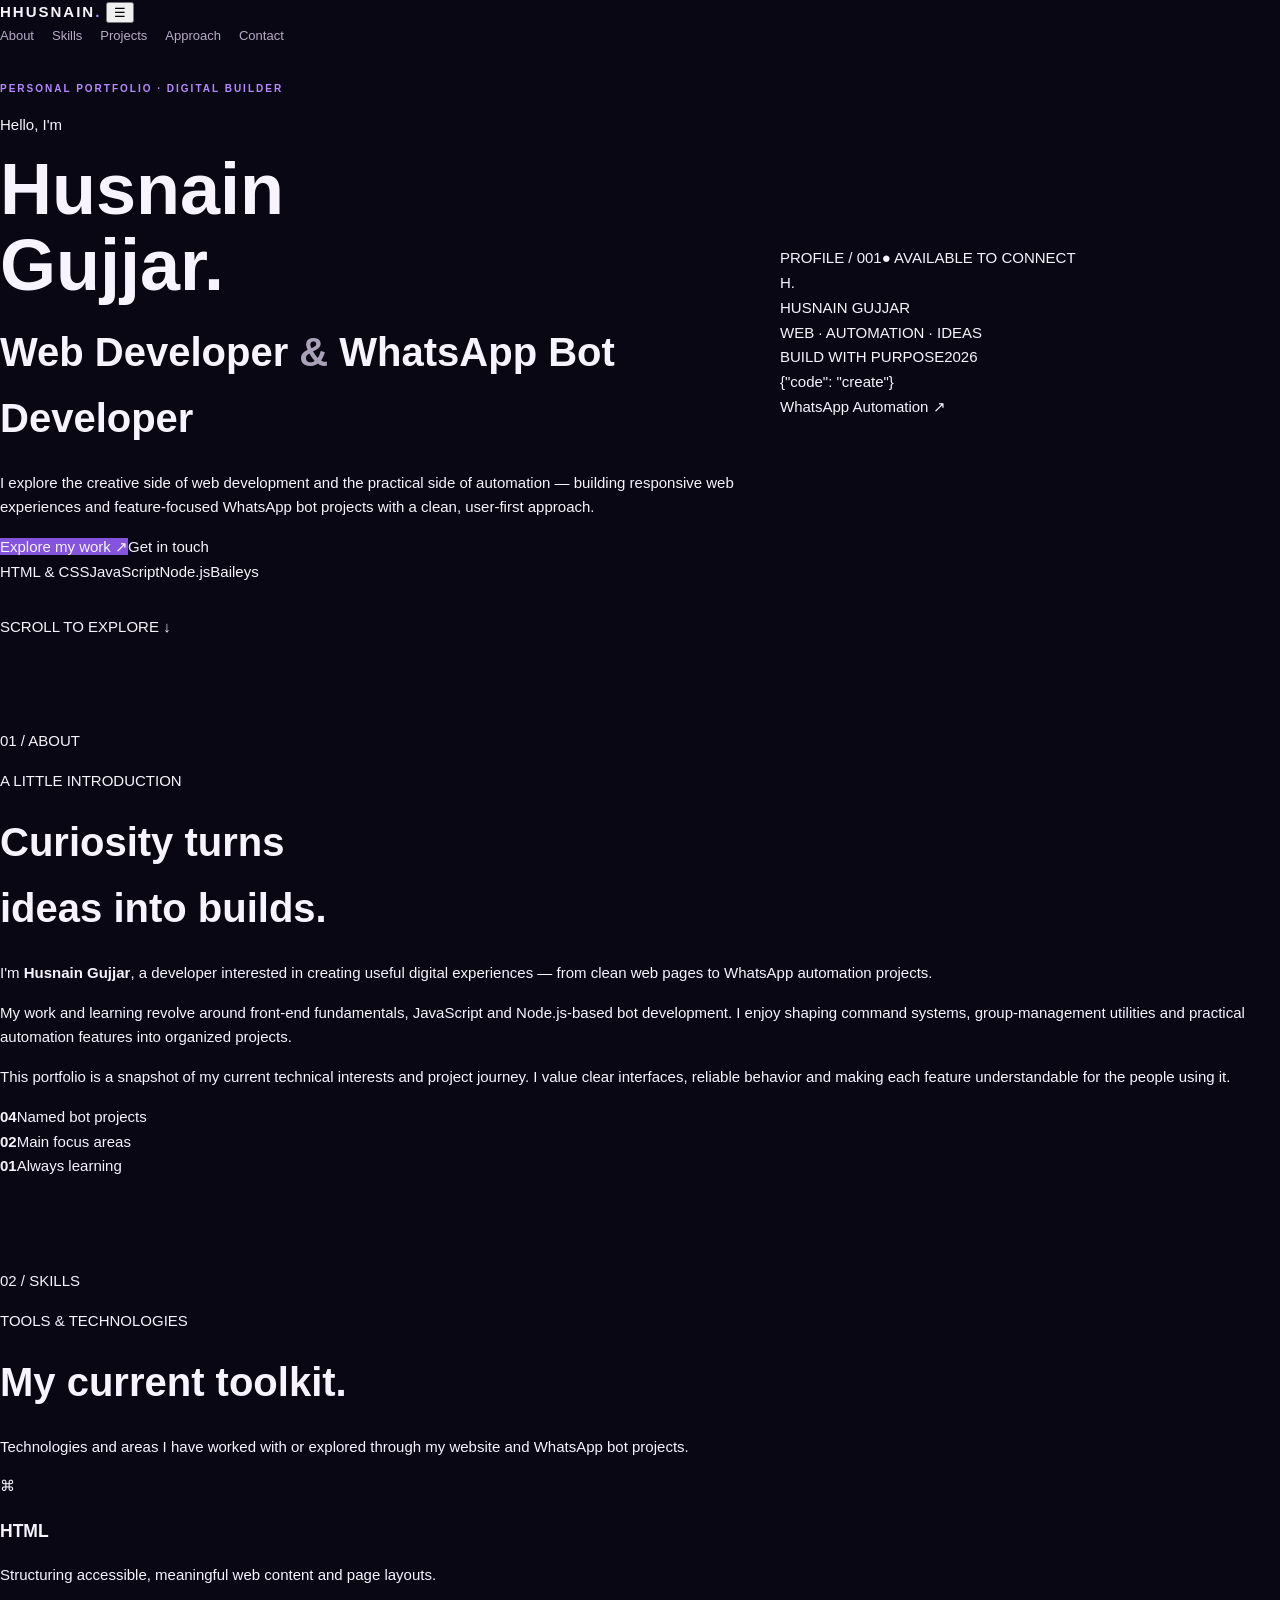
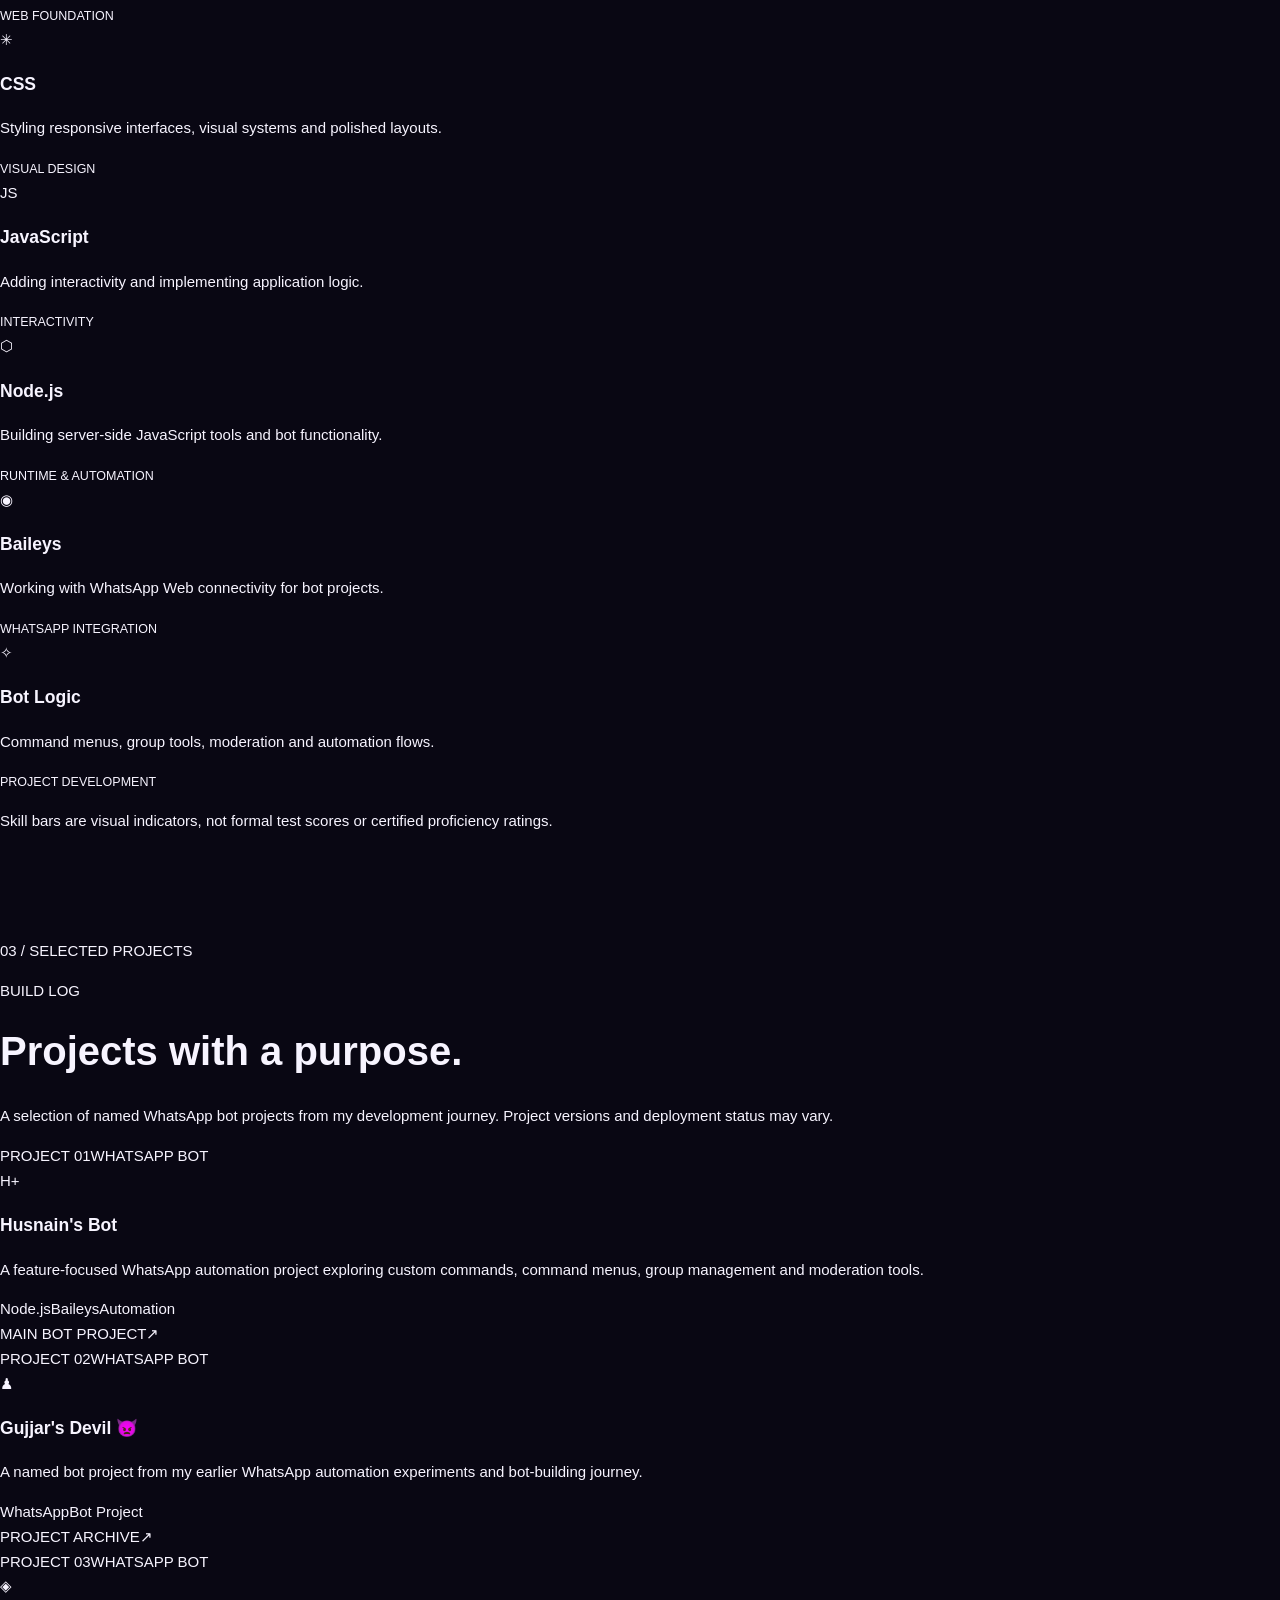
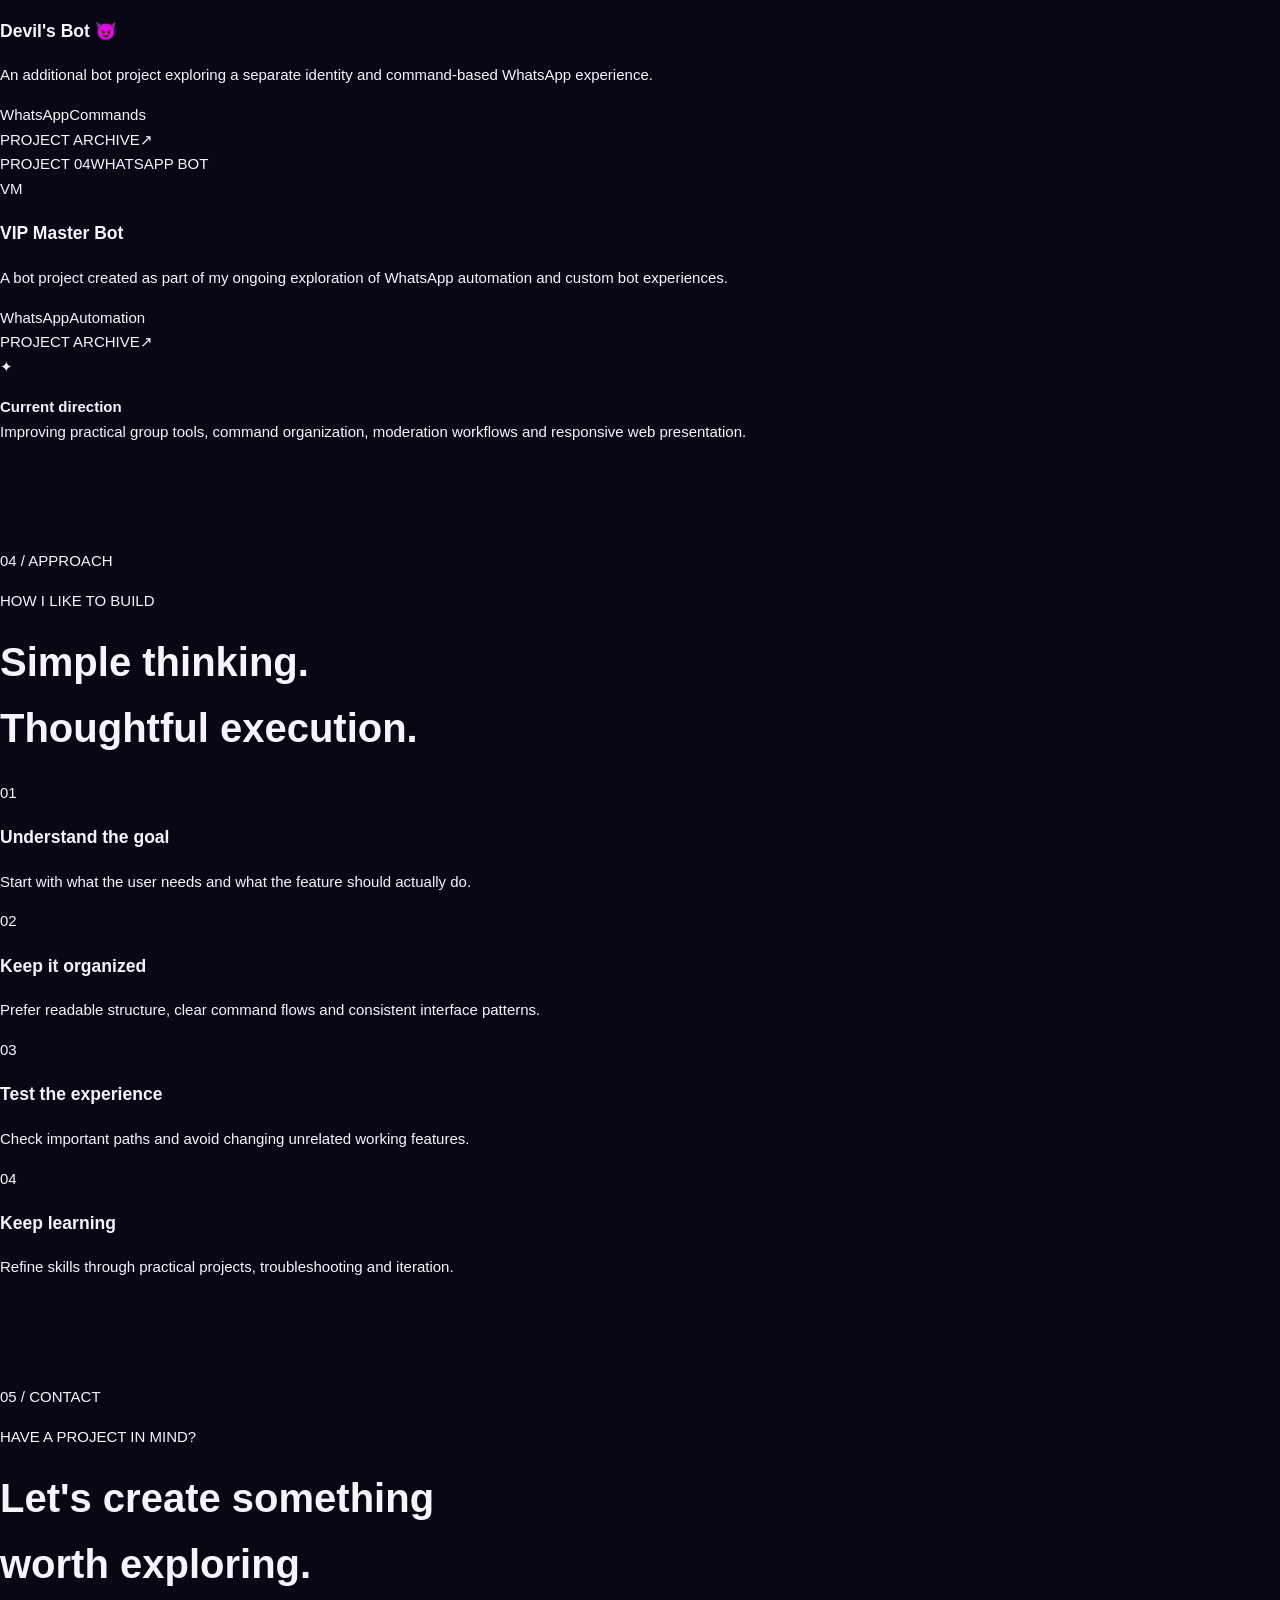
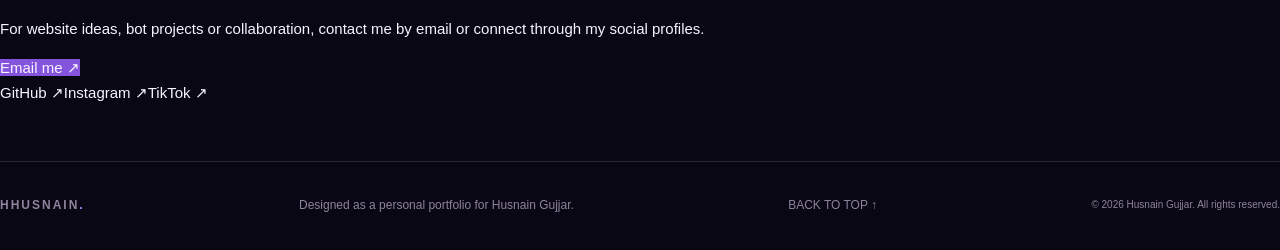
<file: index.html>
<!doctype html>
<html lang="en">
<head>
  <meta charset="utf-8">
  <meta name="viewport" content="width=device-width, initial-scale=1">
  <title>Husnain Gujjar | Web Developer & WhatsApp Bot Developer</title>
  <meta name="description" content="Explore the portfolio of Husnain Gujjar, a web and WhatsApp bot developer working with HTML, CSS, JavaScript, Node.js and Baileys to build responsive websites and automation tools.">
  <meta name="keywords" content="Husnain Gujjar, web developer, WhatsApp bot developer, Node.js developer, Baileys, JavaScript, HTML, CSS, WhatsApp automation, portfolio">
  <meta name="author" content="Husnain Gujjar">
  <meta name="robots" content="index, follow">
  <meta name="theme-color" content="#090713">
  <meta property="og:type" content="website">
  <meta property="og:title" content="Husnain Gujjar | Web Developer & Bot Developer">
  <meta property="og:description" content="Personal portfolio featuring web development, WhatsApp automation and bot projects.">
  <meta property="og:image" content="assets/og-cover.svg">
  <meta name="twitter:card" content="summary_large_image">
  <link rel="icon" href="assets/favicon.svg" type="image/svg+xml">
  <link rel="preconnect" href="https://fonts.googleapis.com">
  <link rel="preconnect" href="https://fonts.gstatic.com" crossorigin>
  <link href="https://fonts.googleapis.com/css2?family=DM+Sans:wght@400;500;600;700&family=Space+Grotesk:wght@400;500;600;700&display=swap" rel="stylesheet">
  <link rel="stylesheet" href="style.css">
  <script type="application/ld+json">
  {
    "@context":"https://schema.org",
    "@type":"Person",
    "name":"Husnain Gujjar",
    "jobTitle":"Web Developer & WhatsApp Bot Developer",
    "knowsAbout":["HTML","CSS","JavaScript","Node.js","WhatsApp automation","Baileys","Responsive web design","Bot development"],
    "description":"Developer focused on responsive websites and WhatsApp automation projects."
  }
  </script>
</head>
<body>
  <div class="page-glow glow-one"></div><div class="page-glow glow-two"></div>
  <header class="topbar">
    <a class="brand" href="#home" aria-label="Husnain Gujjar home"><span class="brand-mark">H</span><span>HUSNAIN<span class="accent">.</span></span></a>
    <button class="menu-toggle" aria-label="Open navigation" aria-expanded="false">☰</button>
    <nav class="nav" id="nav">
      <a href="#about">About</a><a href="#skills">Skills</a><a href="#projects">Projects</a><a href="#approach">Approach</a><a href="#contact" class="nav-cta">Contact</a>
    </nav>
  </header>

  <main>
    <section class="hero section" id="home">
      <div class="hero-copy reveal">
        <div class="eyebrow"><span class="pulse"></span> PERSONAL PORTFOLIO · DIGITAL BUILDER</div>
        <p class="hello">Hello, I'm</p>
        <h1>Husnain<br><span class="gradient-text">Gujjar.</span></h1>
        <h2>Web Developer <span class="muted">&</span> WhatsApp Bot Developer</h2>
        <p class="hero-text">I explore the creative side of web development and the practical side of automation — building responsive web experiences and feature-focused WhatsApp bot projects with a clean, user-first approach.</p>
        <div class="hero-actions"><a class="button primary" href="#projects">Explore my work <span>↗</span></a><a class="button secondary" href="#contact">Get in touch</a></div>
        <div class="hero-tags"><span>HTML & CSS</span><span>JavaScript</span><span>Node.js</span><span>Baileys</span></div>
      </div>
      <div class="hero-art reveal" aria-label="Abstract purple digital profile artwork">
        <div class="orbit orbit-a"></div><div class="orbit orbit-b"></div>
        <div class="profile-card"><div class="card-top"><span>PROFILE / 001</span><span class="live-dot">● AVAILABLE TO CONNECT</span></div><div class="monogram">H<span>.</span></div><div class="card-name">HUSNAIN GUJJAR</div><div class="card-role">WEB · AUTOMATION · IDEAS</div><div class="card-line"></div><div class="card-bottom"><span>BUILD WITH PURPOSE</span><span>2026</span></div></div>
        <div class="floating-chip chip-one">{"code": "create"}</div><div class="floating-chip chip-two">WhatsApp Automation ↗</div>
      </div>
      <a class="scroll-cue" href="#about">SCROLL TO EXPLORE <span>↓</span></a>
    </section>

    <section class="section about-section" id="about">
      <div class="section-label">01 / ABOUT</div>
      <div class="section-heading"><p class="kicker">A LITTLE INTRODUCTION</p><h2>Curiosity turns<br><span class="gradient-text">ideas into builds.</span></h2></div>
      <div class="about-grid">
        <div class="about-lead"><p class="large-copy">I'm <strong>Husnain Gujjar</strong>, a developer interested in creating useful digital experiences — from clean web pages to WhatsApp automation projects.</p></div>
        <div class="about-detail"><p>My work and learning revolve around front-end fundamentals, JavaScript and Node.js-based bot development. I enjoy shaping command systems, group-management utilities and practical automation features into organized projects.</p><p>This portfolio is a snapshot of my current technical interests and project journey. I value clear interfaces, reliable behavior and making each feature understandable for the people using it.</p><div class="mini-facts"><div><strong>04</strong><span>Named bot projects</span></div><div><strong>02</strong><span>Main focus areas</span></div><div><strong>01</strong><span>Always learning</span></div></div></div>
      </div>
    </section>

    <section class="section skills-section" id="skills">
      <div class="section-label">02 / SKILLS</div><div class="section-heading"><p class="kicker">TOOLS & TECHNOLOGIES</p><h2>My current <span class="gradient-text">toolkit.</span></h2><p class="section-intro">Technologies and areas I have worked with or explored through my website and WhatsApp bot projects.</p></div>
      <div class="skills-grid">
        <article class="skill-card"><span class="skill-icon">⌘</span><h3>HTML</h3><p>Structuring accessible, meaningful web content and page layouts.</p><div class="skill-bar"><i style="--level:82%"></i></div><small>WEB FOUNDATION</small></article>
        <article class="skill-card"><span class="skill-icon">✳</span><h3>CSS</h3><p>Styling responsive interfaces, visual systems and polished layouts.</p><div class="skill-bar"><i style="--level:78%"></i></div><small>VISUAL DESIGN</small></article>
        <article class="skill-card"><span class="skill-icon">JS</span><h3>JavaScript</h3><p>Adding interactivity and implementing application logic.</p><div class="skill-bar"><i style="--level:72%"></i></div><small>INTERACTIVITY</small></article>
        <article class="skill-card"><span class="skill-icon">⬡</span><h3>Node.js</h3><p>Building server-side JavaScript tools and bot functionality.</p><div class="skill-bar"><i style="--level:68%"></i></div><small>RUNTIME & AUTOMATION</small></article>
        <article class="skill-card"><span class="skill-icon">◉</span><h3>Baileys</h3><p>Working with WhatsApp Web connectivity for bot projects.</p><div class="skill-bar"><i style="--level:65%"></i></div><small>WHATSAPP INTEGRATION</small></article>
        <article class="skill-card"><span class="skill-icon">✧</span><h3>Bot Logic</h3><p>Command menus, group tools, moderation and automation flows.</p><div class="skill-bar"><i style="--level:70%"></i></div><small>PROJECT DEVELOPMENT</small></article>
      </div>
      <p class="note">Skill bars are visual indicators, not formal test scores or certified proficiency ratings.</p>
    </section>

    <section class="section projects-section" id="projects">
      <div class="section-label">03 / SELECTED PROJECTS</div><div class="section-heading"><p class="kicker">BUILD LOG</p><h2>Projects with a <span class="gradient-text">purpose.</span></h2><p class="section-intro">A selection of named WhatsApp bot projects from my development journey. Project versions and deployment status may vary.</p></div>
      <div class="projects-grid">
        <article class="project-card featured"><div class="project-meta"><span>PROJECT 01</span><span class="project-type">WHATSAPP BOT</span></div><div class="project-symbol">H<span>+</span></div><h3>Husnain's Bot</h3><p>A feature-focused WhatsApp automation project exploring custom commands, command menus, group management and moderation tools.</p><div class="project-tags"><span>Node.js</span><span>Baileys</span><span>Automation</span></div><div class="project-foot"><span>MAIN BOT PROJECT</span><span>↗</span></div></article>
        <article class="project-card"><div class="project-meta"><span>PROJECT 02</span><span class="project-type">WHATSAPP BOT</span></div><div class="project-symbol devil">♟</div><h3>Gujjar's Devil 👿</h3><p>A named bot project from my earlier WhatsApp automation experiments and bot-building journey.</p><div class="project-tags"><span>WhatsApp</span><span>Bot Project</span></div><div class="project-foot"><span>PROJECT ARCHIVE</span><span>↗</span></div></article>
        <article class="project-card"><div class="project-meta"><span>PROJECT 03</span><span class="project-type">WHATSAPP BOT</span></div><div class="project-symbol devil">◈</div><h3>Devil's Bot 😈</h3><p>An additional bot project exploring a separate identity and command-based WhatsApp experience.</p><div class="project-tags"><span>WhatsApp</span><span>Commands</span></div><div class="project-foot"><span>PROJECT ARCHIVE</span><span>↗</span></div></article>
        <article class="project-card"><div class="project-meta"><span>PROJECT 04</span><span class="project-type">WHATSAPP BOT</span></div><div class="project-symbol">V<span>M</span></div><h3>VIP Master Bot</h3><p>A bot project created as part of my ongoing exploration of WhatsApp automation and custom bot experiences.</p><div class="project-tags"><span>WhatsApp</span><span>Automation</span></div><div class="project-foot"><span>PROJECT ARCHIVE</span><span>↗</span></div></article>
      </div>
      <div class="project-callout"><span class="callout-icon">✦</span><p><strong>Current direction</strong><br>Improving practical group tools, command organization, moderation workflows and responsive web presentation.</p></div>
    </section>

    <section class="section approach-section" id="approach">
      <div class="section-label">04 / APPROACH</div><div class="section-heading"><p class="kicker">HOW I LIKE TO BUILD</p><h2>Simple thinking.<br><span class="gradient-text">Thoughtful execution.</span></h2></div>
      <div class="approach-grid"><div class="approach-item"><span>01</span><div><h3>Understand the goal</h3><p>Start with what the user needs and what the feature should actually do.</p></div></div><div class="approach-item"><span>02</span><div><h3>Keep it organized</h3><p>Prefer readable structure, clear command flows and consistent interface patterns.</p></div></div><div class="approach-item"><span>03</span><div><h3>Test the experience</h3><p>Check important paths and avoid changing unrelated working features.</p></div></div><div class="approach-item"><span>04</span><div><h3>Keep learning</h3><p>Refine skills through practical projects, troubleshooting and iteration.</p></div></div></div>
    </section>

    <section class="section contact-section" id="contact">
      <div class="contact-panel"><div class="section-label">05 / CONTACT</div><p class="kicker">HAVE A PROJECT IN MIND?</p><h2>Let's create something<br><span class="gradient-text">worth exploring.</span></h2><p class="contact-copy">For website ideas, bot projects or collaboration, contact me by email or connect through my social profiles.</p><div class="hero-actions"><a class="button primary" id="email-link" href="mailto:mrzahusnain@gmail.com">Email me ↗</a></div><div class="social-links"><a data-platform="github" href="https://github.com/Husnain-Gujjar" target="_blank" rel="noopener">GitHub ↗</a><a data-platform="instagram" href="https://www.instagram.com/lestyouknow/" target="_blank" rel="noopener">Instagram ↗</a><a data-platform="tiktok" href="https://www.tiktok.com/@husnaingujjar7676" target="_blank" rel="noopener">TikTok ↗</a></div></div>
    </section>
  </main>
  <footer><a class="brand" href="#home"><span class="brand-mark">H</span><span>HUSNAIN<span class="accent">.</span></span></a><p>Designed as a personal portfolio for Husnain Gujjar.</p><a href="#home" class="back-top">BACK TO TOP ↑</a><small>© <span id="year"></span> Husnain Gujjar. All rights reserved.</small></footer>
  <script src="script.js"></script>
</body></html>
</file>
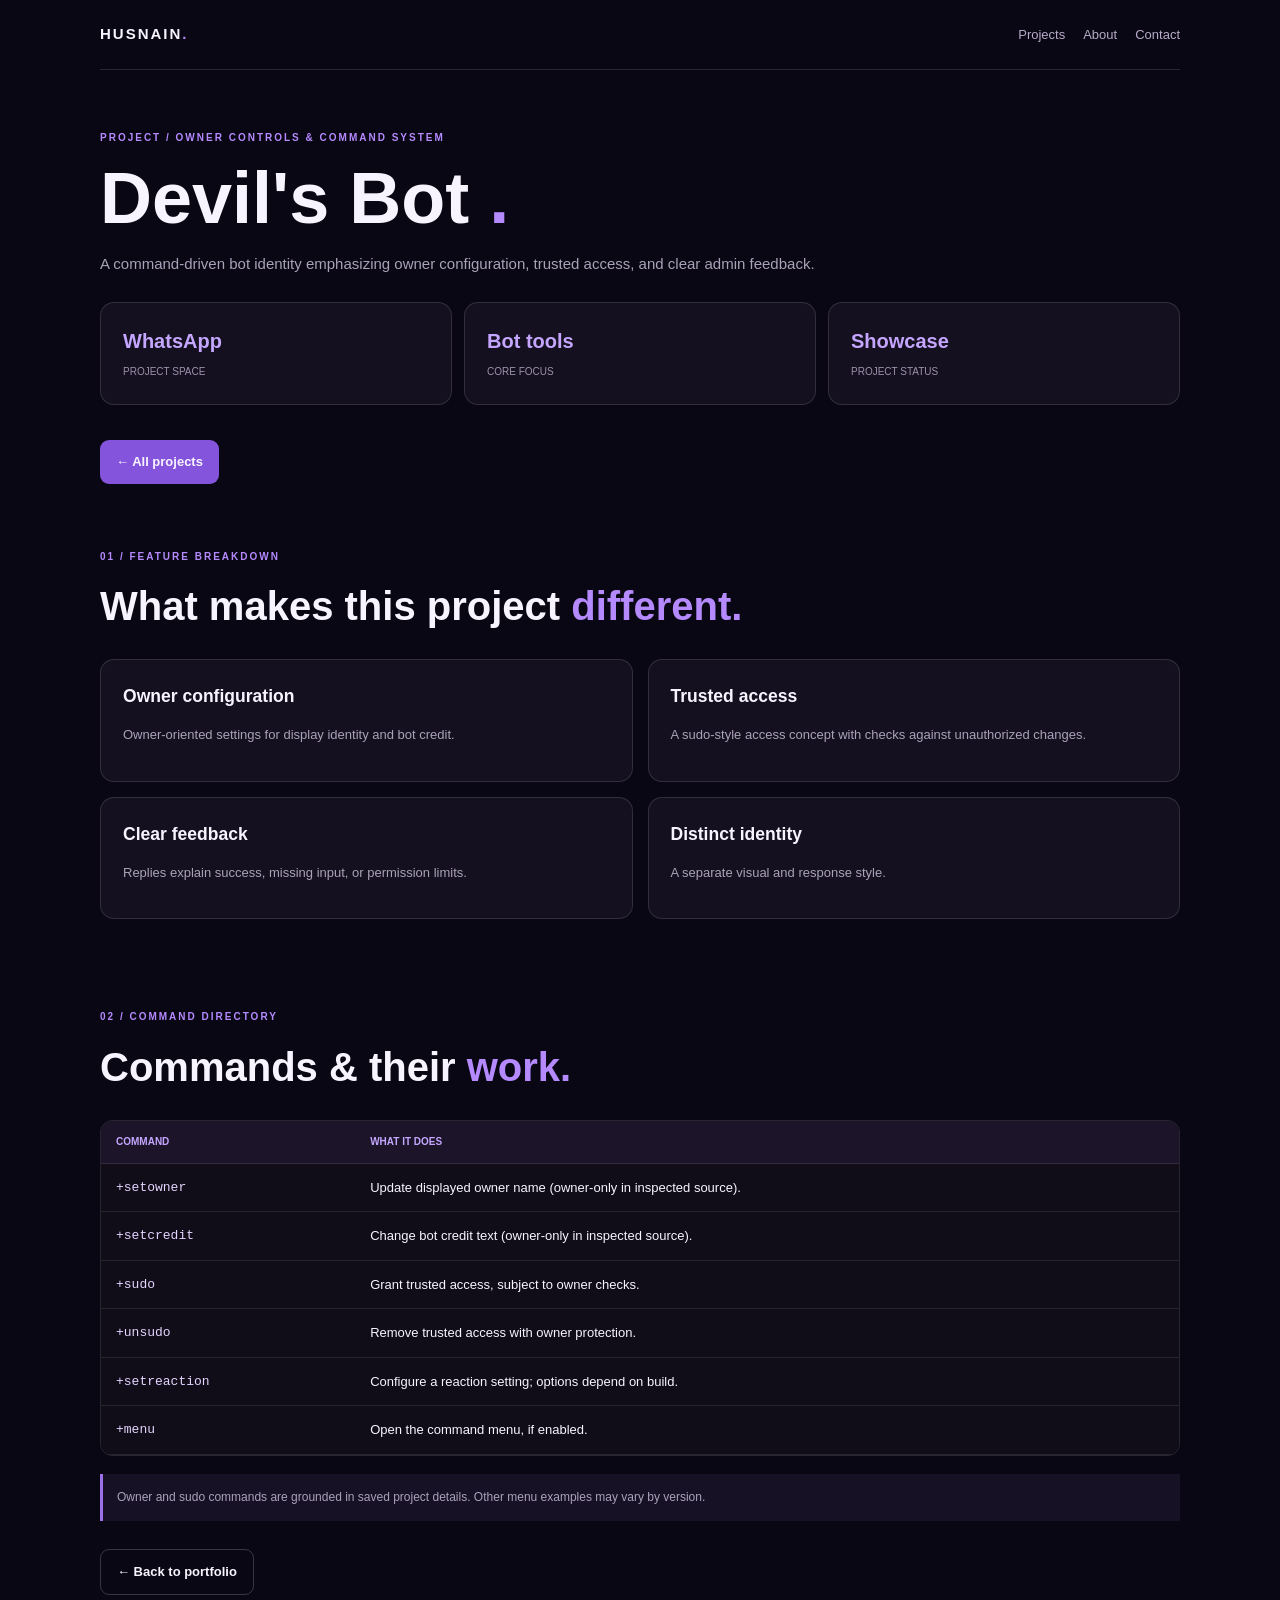
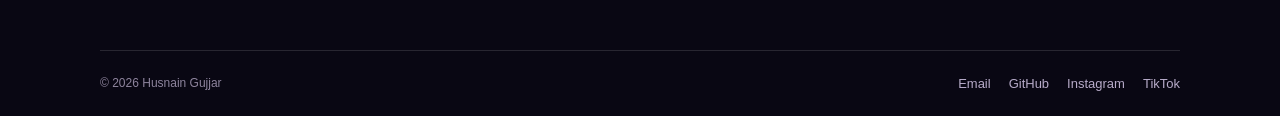
<file: devils-bot.html>
<!doctype html><html lang="en"><head><meta charset="utf-8"><meta name="viewport" content="width=device-width,initial-scale=1"><title>Devil's Bot | Husnain Gujjar</title><meta name="description" content="A command-driven bot identity emphasizing owner configuration, trusted access, and clear admin feedback."><meta name="author" content="Husnain Gujjar"><meta name="robots" content="index,follow"><meta name="theme-color" content="#090713"><link rel="icon" href="assets/favicon.svg" type="image/svg+xml"><link rel="stylesheet" href="style.css"></head><body><header class="bar wrap"><a class="brand" href="index.html">HUSNAIN<span class="accent">.</span></a><nav class="nav"><a href="index.html#projects">Projects</a><a href="index.html#about">About</a><a href="index.html#contact">Contact</a></nav></header><main class="wrap"><section class="detail"><div class="eyebrow">PROJECT / OWNER CONTROLS & COMMAND SYSTEM</div><h1>Devil's Bot <span class="grad">.</span></h1><p class="lead">A command-driven bot identity emphasizing owner configuration, trusted access, and clear admin feedback.</p><div class="stats"><div class="stat"><strong>WhatsApp</strong><span>PROJECT SPACE</span></div><div class="stat"><strong>Bot tools</strong><span>CORE FOCUS</span></div><div class="stat"><strong>Showcase</strong><span>PROJECT STATUS</span></div></div><a class="btn primary" href="index.html#projects">← All projects</a></section><section class="section"><div class="label">01 / FEATURE BREAKDOWN</div><h2>What makes this project <span class="grad">different.</span></h2><div class="features"><article class="feature"><h3>Owner configuration</h3><p>Owner-oriented settings for display identity and bot credit.</p></article><article class="feature"><h3>Trusted access</h3><p>A sudo-style access concept with checks against unauthorized changes.</p></article><article class="feature"><h3>Clear feedback</h3><p>Replies explain success, missing input, or permission limits.</p></article><article class="feature"><h3>Distinct identity</h3><p>A separate visual and response style.</p></article></div></section><section class="section"><div class="label">02 / COMMAND DIRECTORY</div><h2>Commands & their <span class="grad">work.</span></h2><div class="tablewrap"><table><thead><tr><th>Command</th><th>What it does</th></tr></thead><tbody><tr><td>+setowner</td><td>Update displayed owner name (owner-only in inspected source).</td></tr><tr><td>+setcredit</td><td>Change bot credit text (owner-only in inspected source).</td></tr><tr><td>+sudo</td><td>Grant trusted access, subject to owner checks.</td></tr><tr><td>+unsudo</td><td>Remove trusted access with owner protection.</td></tr><tr><td>+setreaction</td><td>Configure a reaction setting; options depend on build.</td></tr><tr><td>+menu</td><td>Open the command menu, if enabled.</td></tr></tbody></table></div><div class="notice">Owner and sudo commands are grounded in saved project details. Other menu examples may vary by version.</div><a class="btn" href="index.html#projects">← Back to portfolio</a></section></main><footer class="wrap"><span>© <span id="year"></span> Husnain Gujjar</span><div class="social"><a href="mailto:mrzahusnain@gmail.com">Email</a><a href="https://github.com/Husnain-Gujjar">GitHub</a><a href="https://www.instagram.com/lestyouknow/">Instagram</a><a href="https://www.tiktok.com/@husnaingujjar7676">TikTok</a></div></footer><script src="script.js"></script></body></html>
</file>
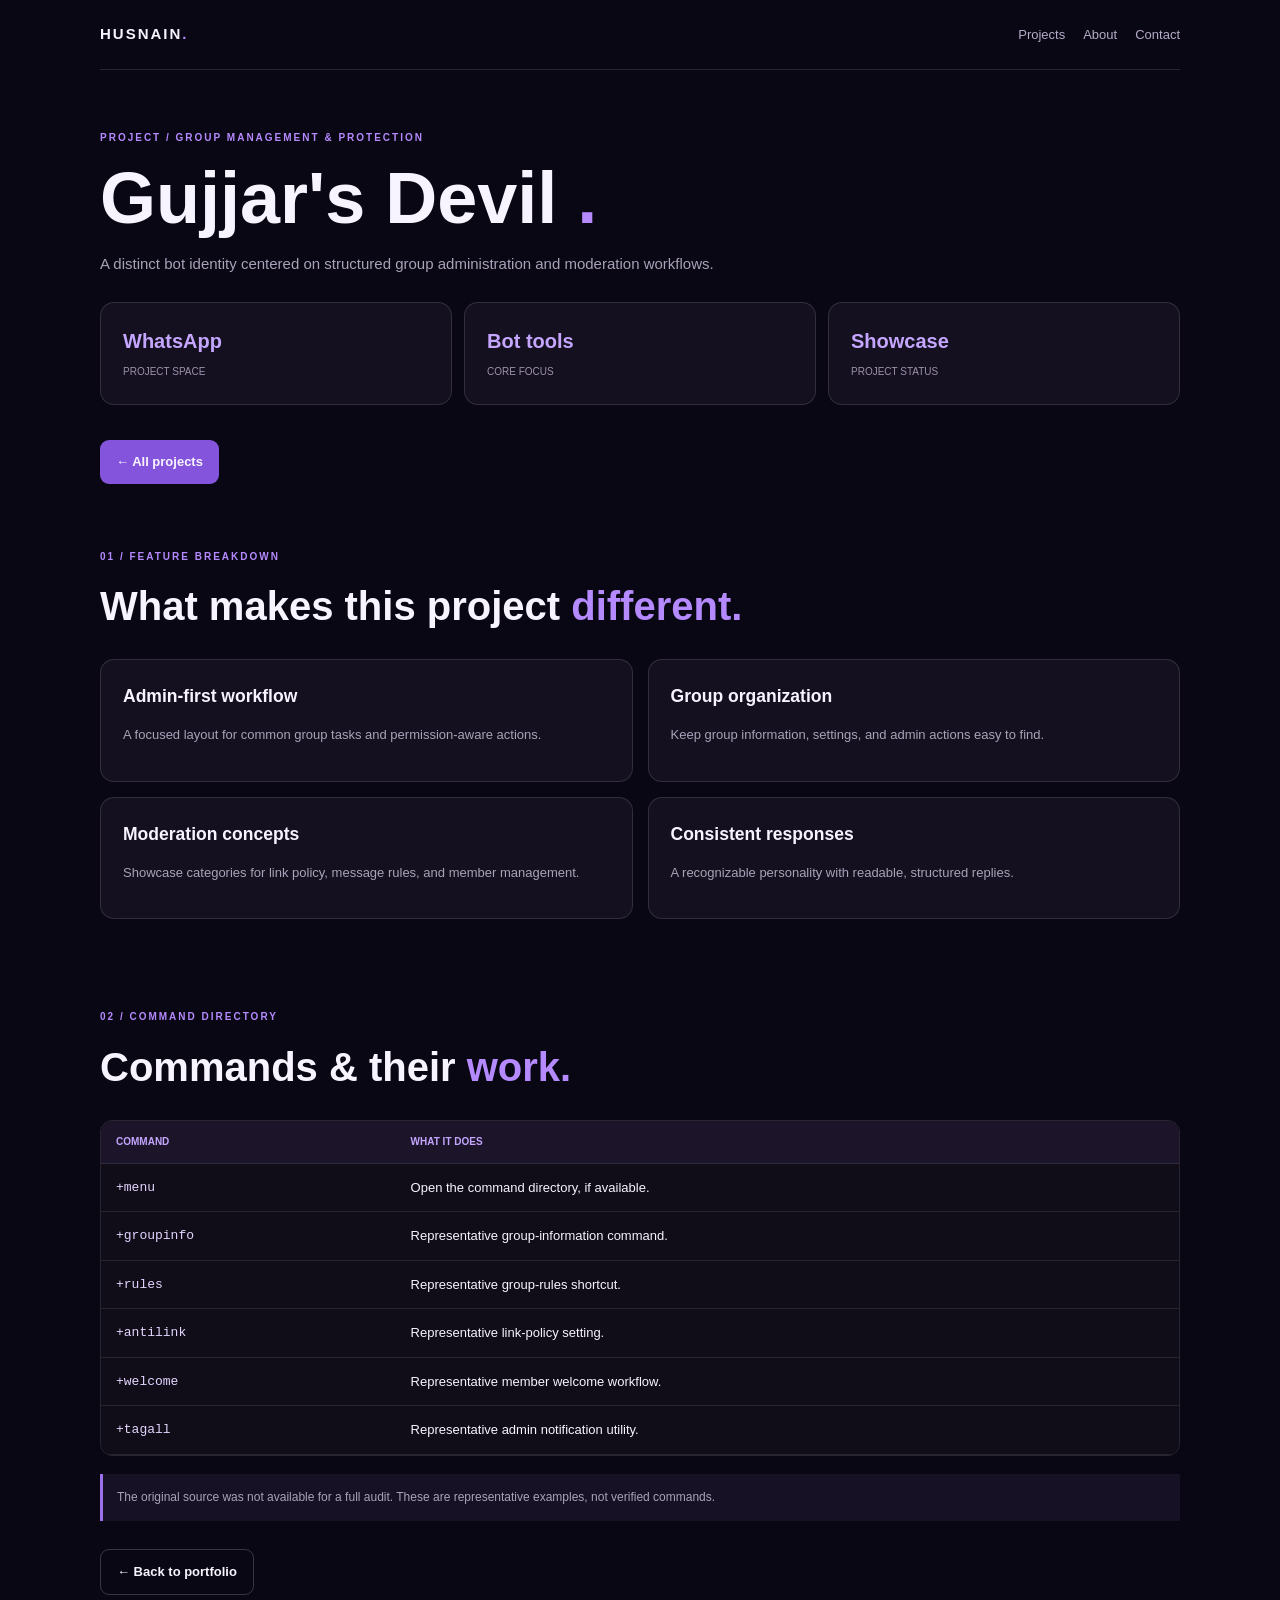
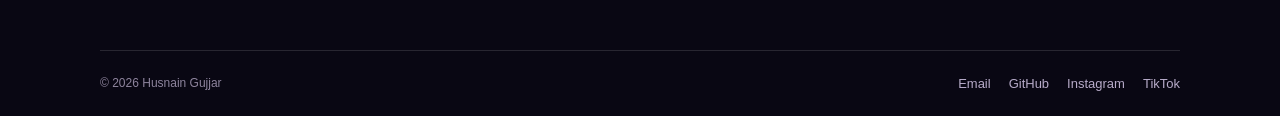
<file: gujjars-devil.html>
<!doctype html><html lang="en"><head><meta charset="utf-8"><meta name="viewport" content="width=device-width,initial-scale=1"><title>Gujjar's Devil | Husnain Gujjar</title><meta name="description" content="A distinct bot identity centered on structured group administration and moderation workflows."><meta name="author" content="Husnain Gujjar"><meta name="robots" content="index,follow"><meta name="theme-color" content="#090713"><link rel="icon" href="assets/favicon.svg" type="image/svg+xml"><link rel="stylesheet" href="style.css"></head><body><header class="bar wrap"><a class="brand" href="index.html">HUSNAIN<span class="accent">.</span></a><nav class="nav"><a href="index.html#projects">Projects</a><a href="index.html#about">About</a><a href="index.html#contact">Contact</a></nav></header><main class="wrap"><section class="detail"><div class="eyebrow">PROJECT / GROUP MANAGEMENT & PROTECTION</div><h1>Gujjar's Devil <span class="grad">.</span></h1><p class="lead">A distinct bot identity centered on structured group administration and moderation workflows.</p><div class="stats"><div class="stat"><strong>WhatsApp</strong><span>PROJECT SPACE</span></div><div class="stat"><strong>Bot tools</strong><span>CORE FOCUS</span></div><div class="stat"><strong>Showcase</strong><span>PROJECT STATUS</span></div></div><a class="btn primary" href="index.html#projects">← All projects</a></section><section class="section"><div class="label">01 / FEATURE BREAKDOWN</div><h2>What makes this project <span class="grad">different.</span></h2><div class="features"><article class="feature"><h3>Admin-first workflow</h3><p>A focused layout for common group tasks and permission-aware actions.</p></article><article class="feature"><h3>Group organization</h3><p>Keep group information, settings, and admin actions easy to find.</p></article><article class="feature"><h3>Moderation concepts</h3><p>Showcase categories for link policy, message rules, and member management.</p></article><article class="feature"><h3>Consistent responses</h3><p>A recognizable personality with readable, structured replies.</p></article></div></section><section class="section"><div class="label">02 / COMMAND DIRECTORY</div><h2>Commands & their <span class="grad">work.</span></h2><div class="tablewrap"><table><thead><tr><th>Command</th><th>What it does</th></tr></thead><tbody><tr><td>+menu</td><td>Open the command directory, if available.</td></tr><tr><td>+groupinfo</td><td>Representative group-information command.</td></tr><tr><td>+rules</td><td>Representative group-rules shortcut.</td></tr><tr><td>+antilink</td><td>Representative link-policy setting.</td></tr><tr><td>+welcome</td><td>Representative member welcome workflow.</td></tr><tr><td>+tagall</td><td>Representative admin notification utility.</td></tr></tbody></table></div><div class="notice">The original source was not available for a full audit. These are representative examples, not verified commands.</div><a class="btn" href="index.html#projects">← Back to portfolio</a></section></main><footer class="wrap"><span>© <span id="year"></span> Husnain Gujjar</span><div class="social"><a href="mailto:mrzahusnain@gmail.com">Email</a><a href="https://github.com/Husnain-Gujjar">GitHub</a><a href="https://www.instagram.com/lestyouknow/">Instagram</a><a href="https://www.tiktok.com/@husnaingujjar7676">TikTok</a></div></footer><script src="script.js"></script></body></html>
</file>
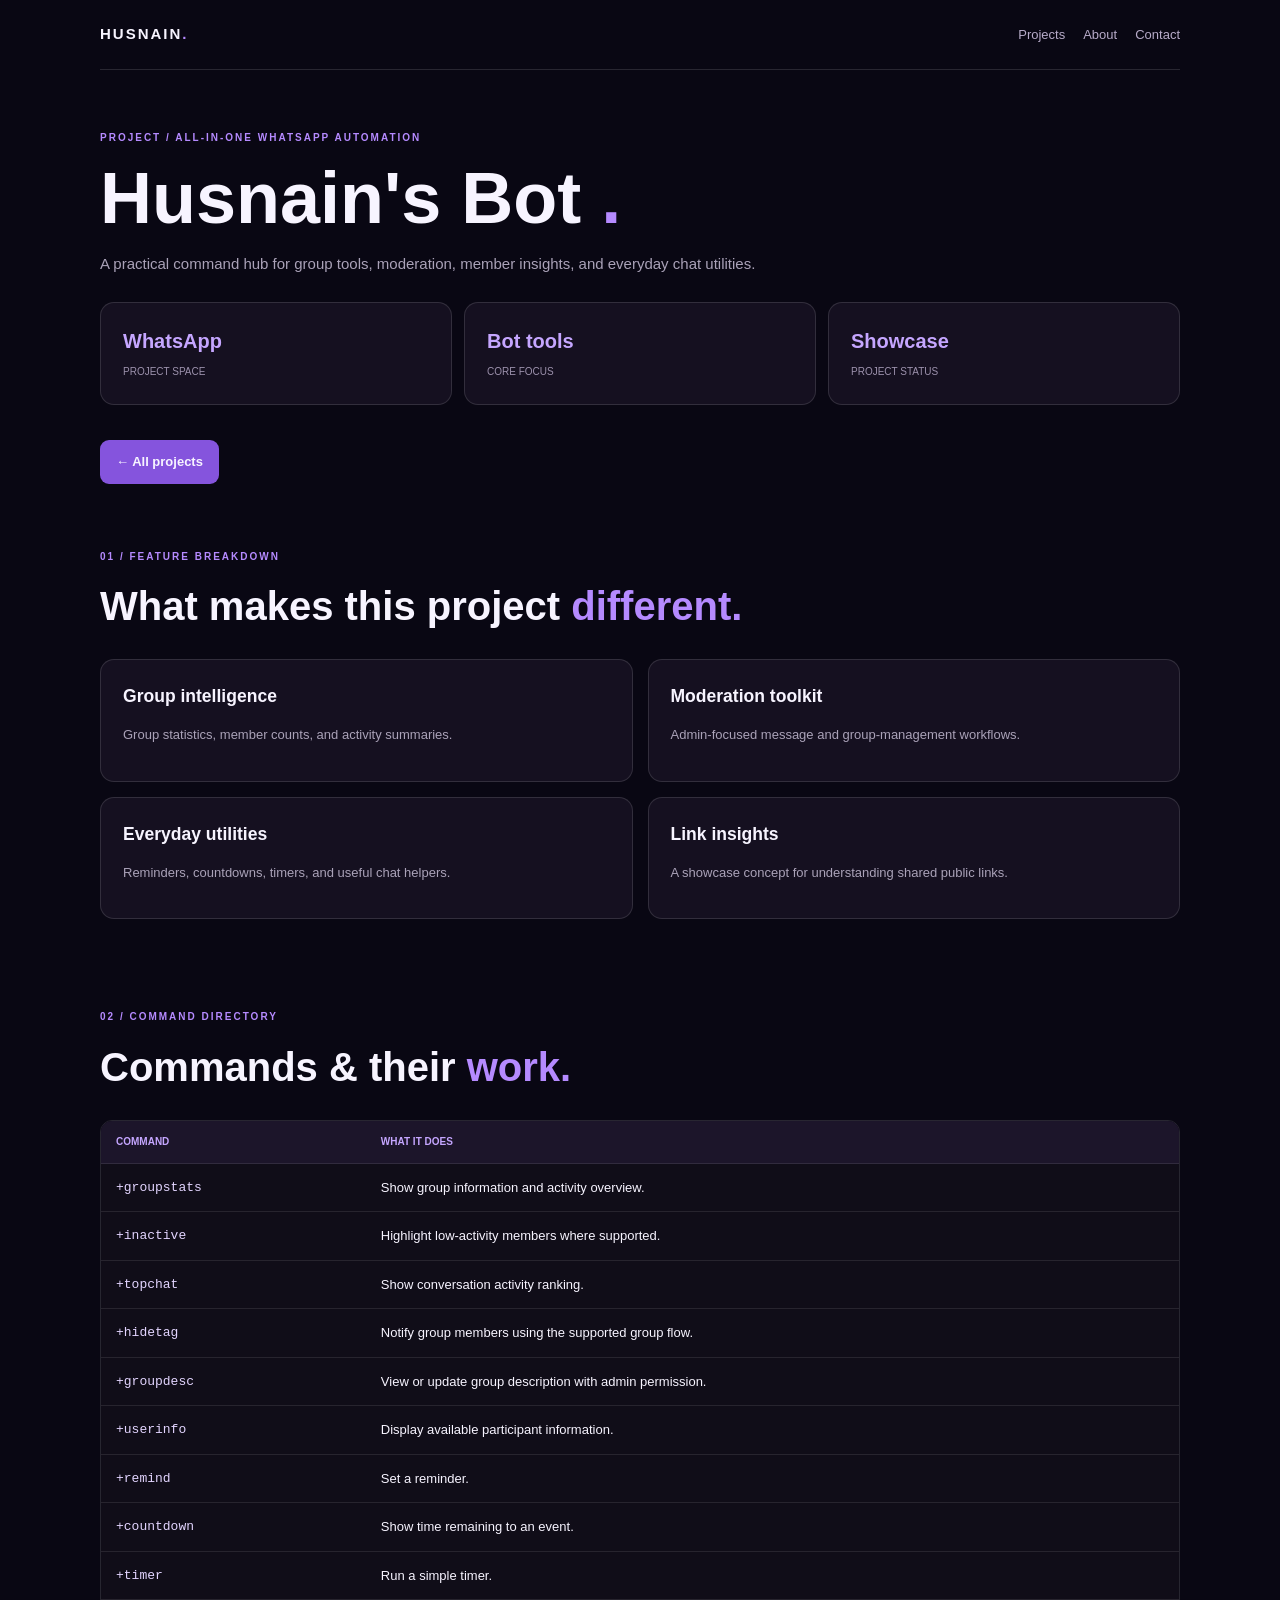
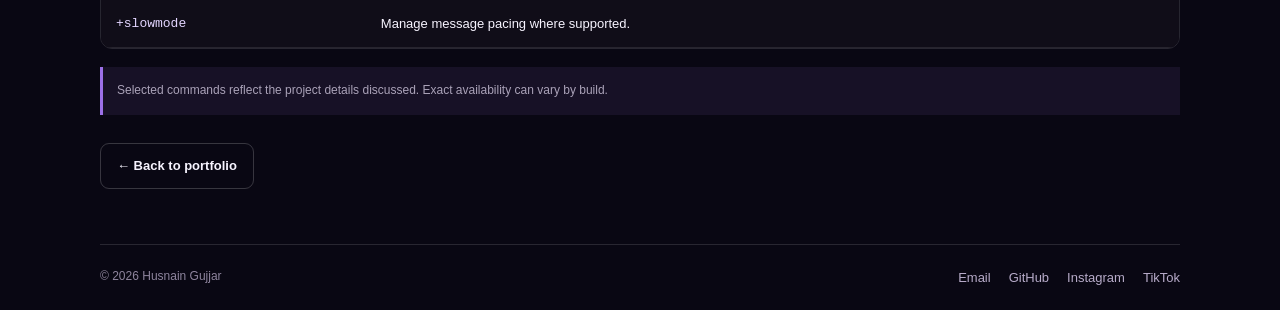
<file: husnains-bot.html>
<!doctype html><html lang="en"><head><meta charset="utf-8"><meta name="viewport" content="width=device-width,initial-scale=1"><title>Husnain's Bot | Husnain Gujjar</title><meta name="description" content="A practical command hub for group tools, moderation, member insights, and everyday chat utilities."><meta name="author" content="Husnain Gujjar"><meta name="robots" content="index,follow"><meta name="theme-color" content="#090713"><link rel="icon" href="assets/favicon.svg" type="image/svg+xml"><link rel="stylesheet" href="style.css"></head><body><header class="bar wrap"><a class="brand" href="index.html">HUSNAIN<span class="accent">.</span></a><nav class="nav"><a href="index.html#projects">Projects</a><a href="index.html#about">About</a><a href="index.html#contact">Contact</a></nav></header><main class="wrap"><section class="detail"><div class="eyebrow">PROJECT / ALL-IN-ONE WHATSAPP AUTOMATION</div><h1>Husnain's Bot <span class="grad">.</span></h1><p class="lead">A practical command hub for group tools, moderation, member insights, and everyday chat utilities.</p><div class="stats"><div class="stat"><strong>WhatsApp</strong><span>PROJECT SPACE</span></div><div class="stat"><strong>Bot tools</strong><span>CORE FOCUS</span></div><div class="stat"><strong>Showcase</strong><span>PROJECT STATUS</span></div></div><a class="btn primary" href="index.html#projects">← All projects</a></section><section class="section"><div class="label">01 / FEATURE BREAKDOWN</div><h2>What makes this project <span class="grad">different.</span></h2><div class="features"><article class="feature"><h3>Group intelligence</h3><p>Group statistics, member counts, and activity summaries.</p></article><article class="feature"><h3>Moderation toolkit</h3><p>Admin-focused message and group-management workflows.</p></article><article class="feature"><h3>Everyday utilities</h3><p>Reminders, countdowns, timers, and useful chat helpers.</p></article><article class="feature"><h3>Link insights</h3><p>A showcase concept for understanding shared public links.</p></article></div></section><section class="section"><div class="label">02 / COMMAND DIRECTORY</div><h2>Commands & their <span class="grad">work.</span></h2><div class="tablewrap"><table><thead><tr><th>Command</th><th>What it does</th></tr></thead><tbody><tr><td>+groupstats</td><td>Show group information and activity overview.</td></tr><tr><td>+inactive</td><td>Highlight low-activity members where supported.</td></tr><tr><td>+topchat</td><td>Show conversation activity ranking.</td></tr><tr><td>+hidetag</td><td>Notify group members using the supported group flow.</td></tr><tr><td>+groupdesc</td><td>View or update group description with admin permission.</td></tr><tr><td>+userinfo</td><td>Display available participant information.</td></tr><tr><td>+remind</td><td>Set a reminder.</td></tr><tr><td>+countdown</td><td>Show time remaining to an event.</td></tr><tr><td>+timer</td><td>Run a simple timer.</td></tr><tr><td>+slowmode</td><td>Manage message pacing where supported.</td></tr></tbody></table></div><div class="notice">Selected commands reflect the project details discussed. Exact availability can vary by build.</div><a class="btn" href="index.html#projects">← Back to portfolio</a></section></main><footer class="wrap"><span>© <span id="year"></span> Husnain Gujjar</span><div class="social"><a href="mailto:mrzahusnain@gmail.com">Email</a><a href="https://github.com/Husnain-Gujjar">GitHub</a><a href="https://www.instagram.com/lestyouknow/">Instagram</a><a href="https://www.tiktok.com/@husnaingujjar7676">TikTok</a></div></footer><script src="script.js"></script></body></html>
</file>
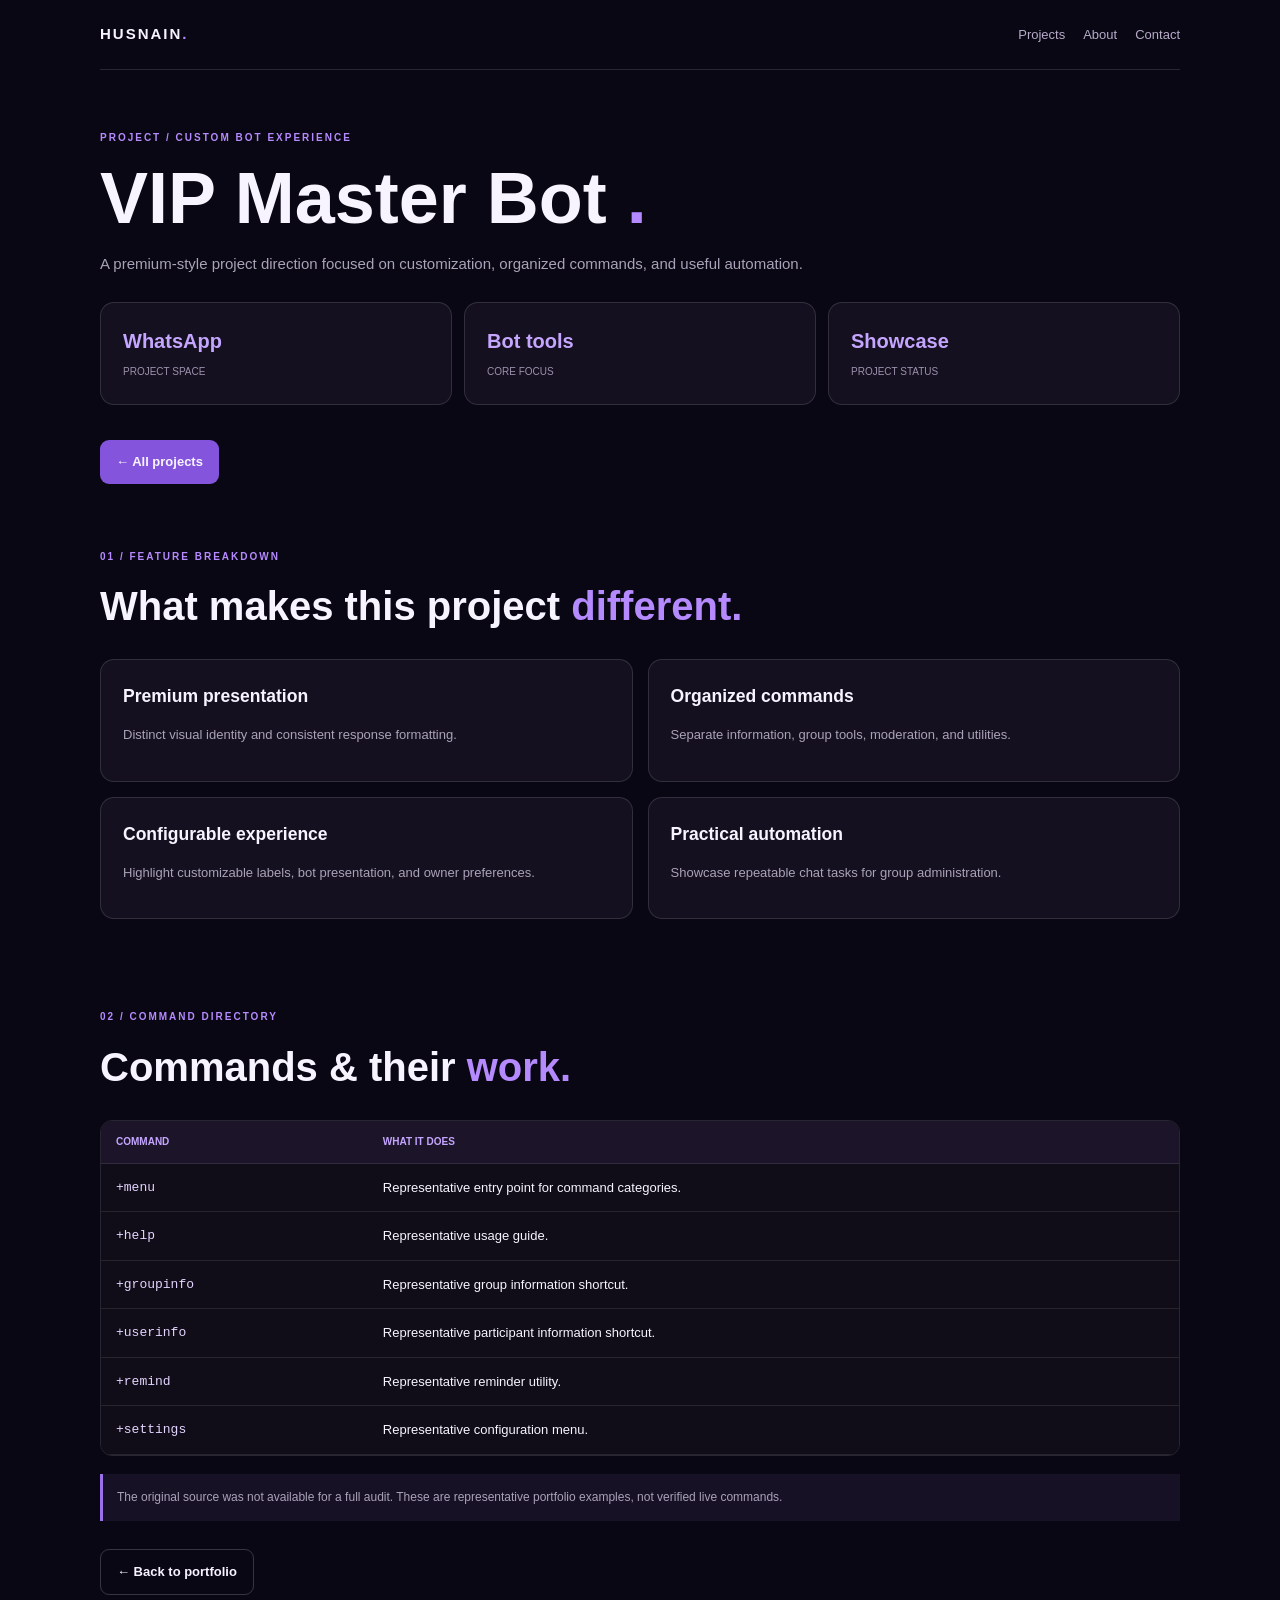
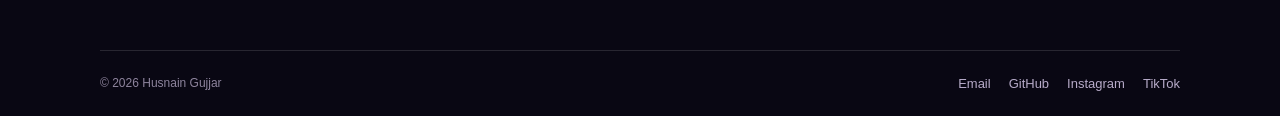
<file: vip-master-bot.html>
<!doctype html><html lang="en"><head><meta charset="utf-8"><meta name="viewport" content="width=device-width,initial-scale=1"><title>VIP Master Bot | Husnain Gujjar</title><meta name="description" content="A premium-style project direction focused on customization, organized commands, and useful automation."><meta name="author" content="Husnain Gujjar"><meta name="robots" content="index,follow"><meta name="theme-color" content="#090713"><link rel="icon" href="assets/favicon.svg" type="image/svg+xml"><link rel="stylesheet" href="style.css"></head><body><header class="bar wrap"><a class="brand" href="index.html">HUSNAIN<span class="accent">.</span></a><nav class="nav"><a href="index.html#projects">Projects</a><a href="index.html#about">About</a><a href="index.html#contact">Contact</a></nav></header><main class="wrap"><section class="detail"><div class="eyebrow">PROJECT / CUSTOM BOT EXPERIENCE</div><h1>VIP Master Bot <span class="grad">.</span></h1><p class="lead">A premium-style project direction focused on customization, organized commands, and useful automation.</p><div class="stats"><div class="stat"><strong>WhatsApp</strong><span>PROJECT SPACE</span></div><div class="stat"><strong>Bot tools</strong><span>CORE FOCUS</span></div><div class="stat"><strong>Showcase</strong><span>PROJECT STATUS</span></div></div><a class="btn primary" href="index.html#projects">← All projects</a></section><section class="section"><div class="label">01 / FEATURE BREAKDOWN</div><h2>What makes this project <span class="grad">different.</span></h2><div class="features"><article class="feature"><h3>Premium presentation</h3><p>Distinct visual identity and consistent response formatting.</p></article><article class="feature"><h3>Organized commands</h3><p>Separate information, group tools, moderation, and utilities.</p></article><article class="feature"><h3>Configurable experience</h3><p>Highlight customizable labels, bot presentation, and owner preferences.</p></article><article class="feature"><h3>Practical automation</h3><p>Showcase repeatable chat tasks for group administration.</p></article></div></section><section class="section"><div class="label">02 / COMMAND DIRECTORY</div><h2>Commands & their <span class="grad">work.</span></h2><div class="tablewrap"><table><thead><tr><th>Command</th><th>What it does</th></tr></thead><tbody><tr><td>+menu</td><td>Representative entry point for command categories.</td></tr><tr><td>+help</td><td>Representative usage guide.</td></tr><tr><td>+groupinfo</td><td>Representative group information shortcut.</td></tr><tr><td>+userinfo</td><td>Representative participant information shortcut.</td></tr><tr><td>+remind</td><td>Representative reminder utility.</td></tr><tr><td>+settings</td><td>Representative configuration menu.</td></tr></tbody></table></div><div class="notice">The original source was not available for a full audit. These are representative portfolio examples, not verified live commands.</div><a class="btn" href="index.html#projects">← Back to portfolio</a></section></main><footer class="wrap"><span>© <span id="year"></span> Husnain Gujjar</span><div class="social"><a href="mailto:mrzahusnain@gmail.com">Email</a><a href="https://github.com/Husnain-Gujjar">GitHub</a><a href="https://www.instagram.com/lestyouknow/">Instagram</a><a href="https://www.tiktok.com/@husnaingujjar7676">TikTok</a></div></footer><script src="script.js"></script></body></html>
</file>
<file: style.css>
*{box-sizing:border-box}body{margin:0;background:#090713;color:#f7f4ff;font:15px/1.65 Arial,sans-serif}a{color:inherit;text-decoration:none}.wrap{width:min(1080px,calc(100% - 36px));margin:auto}.bar,footer{display:flex;justify-content:space-between;align-items:center;gap:18px;padding:22px 0;border-bottom:1px solid #ffffff20}.brand{font-weight:bold;letter-spacing:2px}.nav,.social{display:flex;gap:18px;color:#b7abc9;font-size:13px;flex-wrap:wrap}.accent{color:#b58aff}.hero{padding:75px 0 45px;display:grid;grid-template-columns:1.2fr .8fr;gap:30px;align-items:center}.eyebrow,.label{color:#b58aff;font-size:10px;letter-spacing:2px;font-weight:bold}.hero h1,.detail h1{font-size:clamp(42px,7vw,72px);line-height:1.05;margin:15px 0}.grad{color:#b58aff}.lead,.muted{color:#aaa2b8}.btn{display:inline-block;padding:11px 16px;border:1px solid #ffffff30;border-radius:9px;margin:10px 8px 0 0;font-weight:bold;font-size:13px}.primary{background:#8554dd;border:0}.art{height:250px;border:1px solid #ffffff25;border-radius:22px;background:radial-gradient(circle,#633e9c,#151020 65%);display:grid;place-items:center;font-size:100px;color:#d5baff}.section{padding:35px 0 55px}.section h2{font-size:clamp(27px,4vw,40px);margin:8px 0 20px}.grid,.features{display:grid;grid-template-columns:repeat(2,1fr);gap:15px}.card,.feature,.stat{border:1px solid #ffffff20;background:#151020;border-radius:14px;padding:22px}.card{display:block;min-height:210px}.card:hover{border-color:#b58aff}.card h3{font-size:22px;margin:15px 0 6px}.card p,.feature p{color:#aaa2b8;font-size:13px}.meta{font-size:10px;letter-spacing:1px;color:#b58aff}.detail{padding:60px 0 30px}.stats{display:grid;grid-template-columns:repeat(3,1fr);gap:12px;margin:25px 0}.stat strong{display:block;color:#c5a6ff;font-size:20px}.stat span{color:#9c91ac;font-size:10px}.feature h3{margin:0}.tablewrap{overflow-x:auto;border:1px solid #ffffff20;border-radius:12px}table{border-collapse:collapse;width:100%;min-width:520px;background:#100d18}th,td{text-align:left;padding:13px 15px;border-bottom:1px solid #ffffff18;font-size:13px}th{color:#c5a6ff;background:#1c152a;font-size:10px;text-transform:uppercase}td:first-child{font-family:monospace;color:#e3d5ff}.notice{padding:14px;border-left:3px solid #9c70e8;background:#171126;color:#aaa2b8;font-size:12px;margin:18px 0}footer{border-top:1px solid #ffffff20;border-bottom:0;color:#8e849d;font-size:12px}
@media(max-width:700px){.hero{grid-template-columns:1fr;padding:45px 0 25px}.art{height:180px}.grid,.features{grid-template-columns:1fr}.stats{grid-template-columns:1fr 1fr}.nav{gap:10px;font-size:11px}}
</file>
